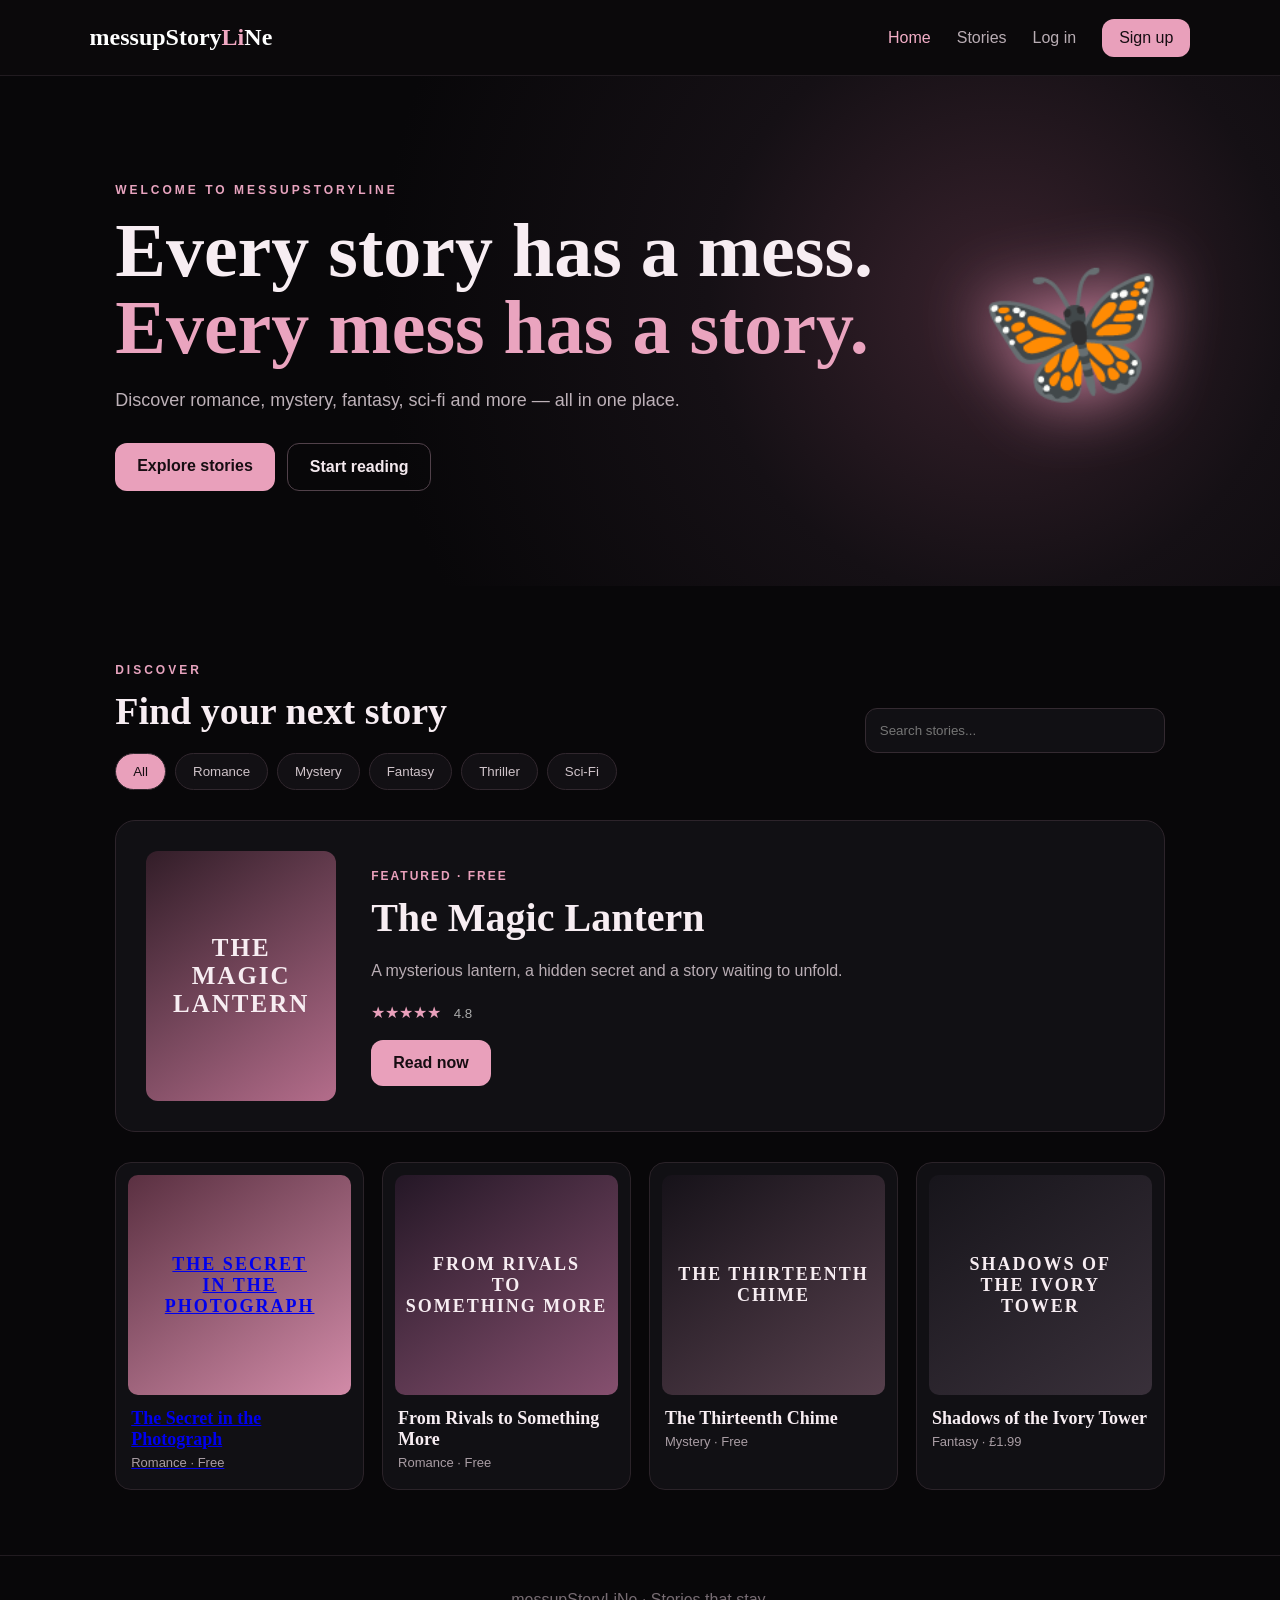
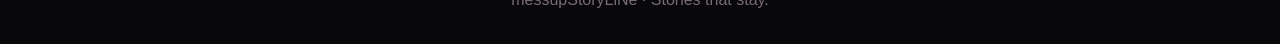
<file: index.html>
<!DOCTYPE html>
<html lang="en">
<head>
  <meta charset="UTF-8">
  <meta name="viewport" content="width=device-width, initial-scale=1.0">
  <title>messupStoryLiNe</title>
  <link rel="stylesheet" href="styles.css">
</head>
<body>
  <header class="nav">
    <a class="logo" href="#">messupStory<span>Li</span>Ne</a>
    <nav>
      <a class="active" href="#">Home</a>
      <a href="#stories">Stories</a>
      <a href="#login">Log in</a>
      <a class="signup" href="#signup">Sign up</a>
    </nav>
  </header>

  <main>
    <section class="hero">
      <div>
        <p class="eyebrow">WELCOME TO MESSUPSTORYLINE</p>
        <h1>Every story has a mess.<br><em>Every mess has a story.</em></h1>
        <p class="intro">Discover romance, mystery, fantasy, sci-fi and more — all in one place.</p>
        <div class="actions">
          <a class="button primary" href="#stories">Explore stories</a>
          <a class="button secondary" href="#stories">Start reading</a>
        </div>
      </div>
      <div class="butterfly">🦋</div>
    </section>

    <section class="discover" id="stories">
      <div class="section-title">
        <div>
          <p class="eyebrow">DISCOVER</p>
          <h2>Find your next story</h2>
        </div>
        <input id="search" type="search" placeholder="Search stories...">
      </div>

      <div class="chips">
        <button class="chip selected">All</button>
        <button class="chip">Romance</button>
        <button class="chip">Mystery</button>
        <button class="chip">Fantasy</button>
        <button class="chip">Thriller</button>
        <button class="chip">Sci-Fi</button>
      </div>

      <div class="featured">
        <div class="cover">THE<br>MAGIC<br>LANTERN</div>
        <div class="feature-copy">
          <span class="tag">FEATURED · FREE</span>
          <h2>The Magic Lantern</h2>
          <p>A mysterious lantern, a hidden secret and a story waiting to unfold.</p>
          <div class="rating">★★★★★ <small>4.8</small></div>
          <a class="button primary" href="#">Read now</a>
        </div>
      </div>

      <div class="cards">
        <a href="stories/the-secret-in-the-photograph.html" class="card">
  <div class="mini-cover rose">THE SECRET<br>IN THE<br>PHOTOGRAPH</div>
  <h3>The Secret in the Photograph</h3>
  <p>Romance · Free</p>
        </a>
        <article class="card"><div class="mini-cover plum">FROM RIVALS<br>TO<br>SOMETHING MORE</div><h3>From Rivals to Something More</h3><p>Romance · Free</p></article>
        <article class="card"><div class="mini-cover dark">THE THIRTEENTH<br>CHIME</div><h3>The Thirteenth Chime</h3><p>Mystery · Free</p></article>
        <article class="card"><div class="mini-cover ink">SHADOWS OF<br>THE IVORY<br>TOWER</div><h3>Shadows of the Ivory Tower</h3><p>Fantasy · £1.99</p></article>
      </div>
    </section>
  </main>

  <footer>messupStoryLiNe · Stories that stay.</footer>
  <script src="script.js"></script>
</body>
</html>
</file>
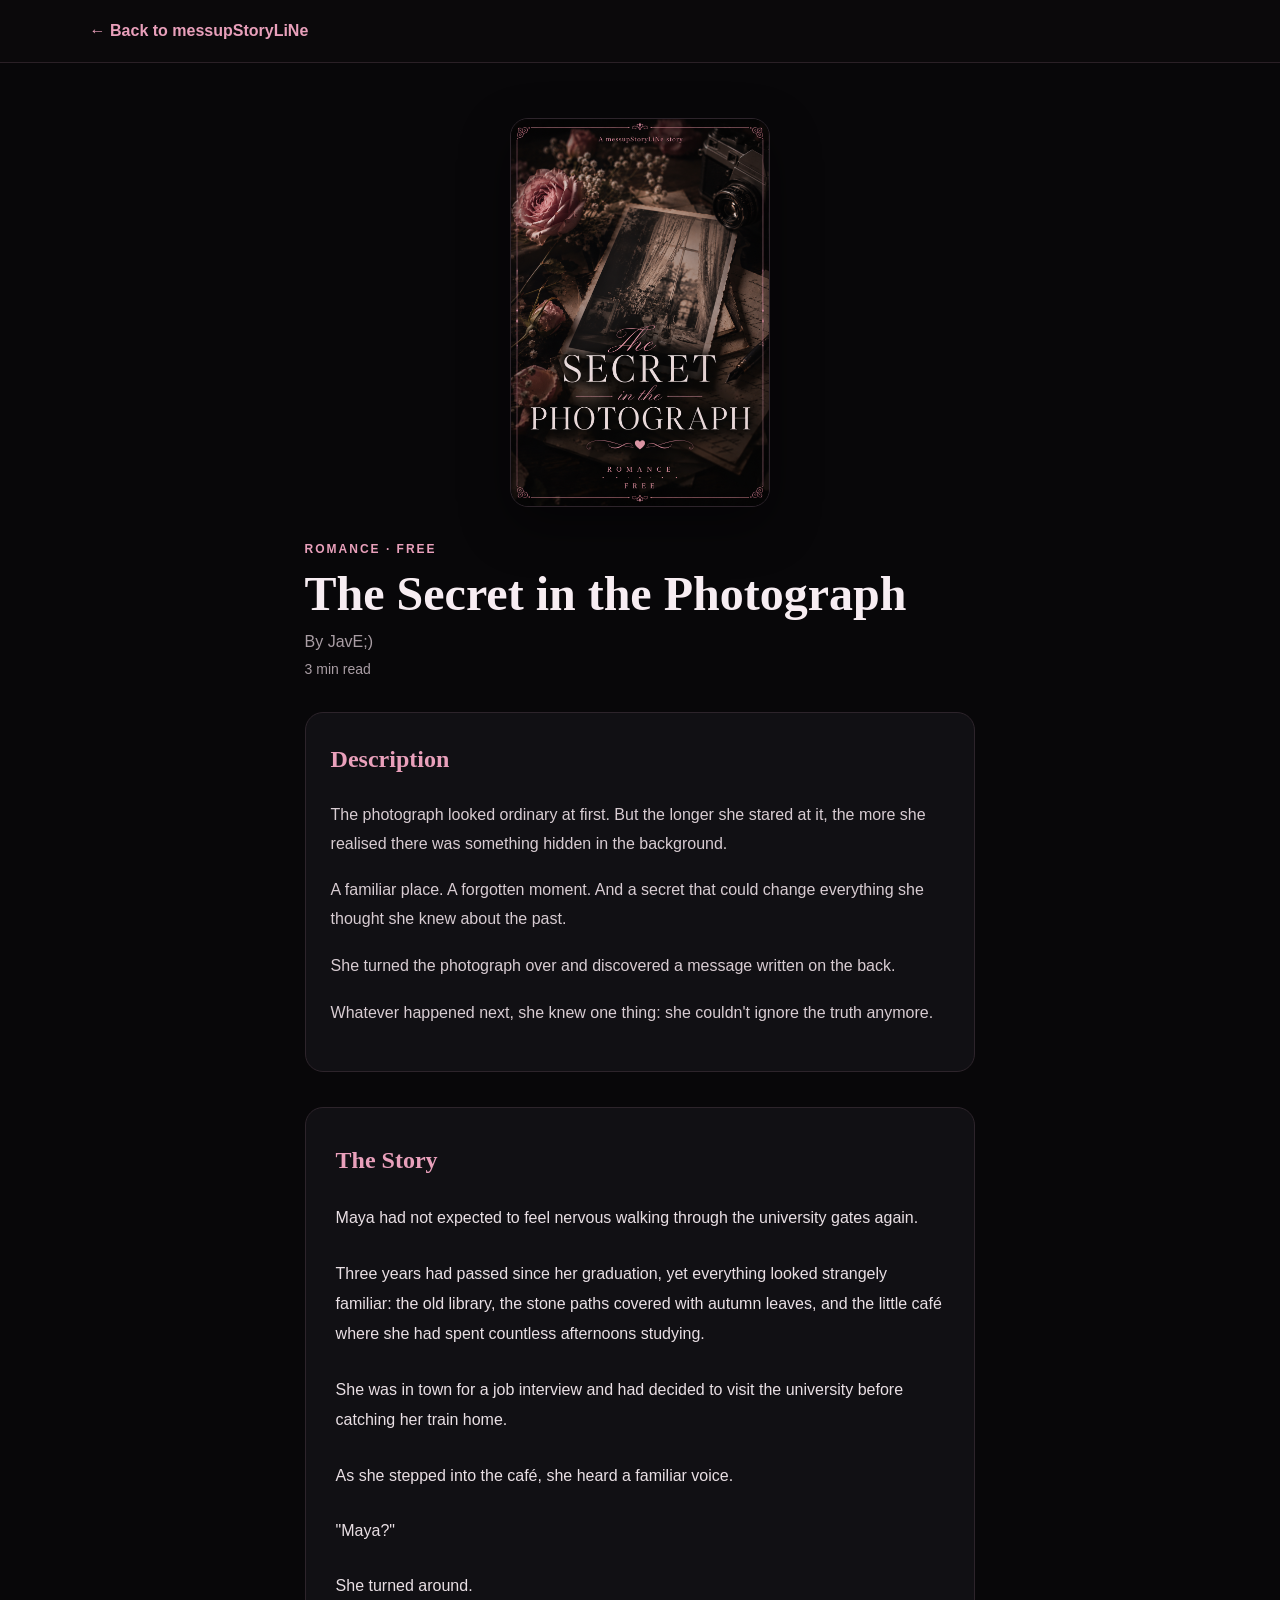
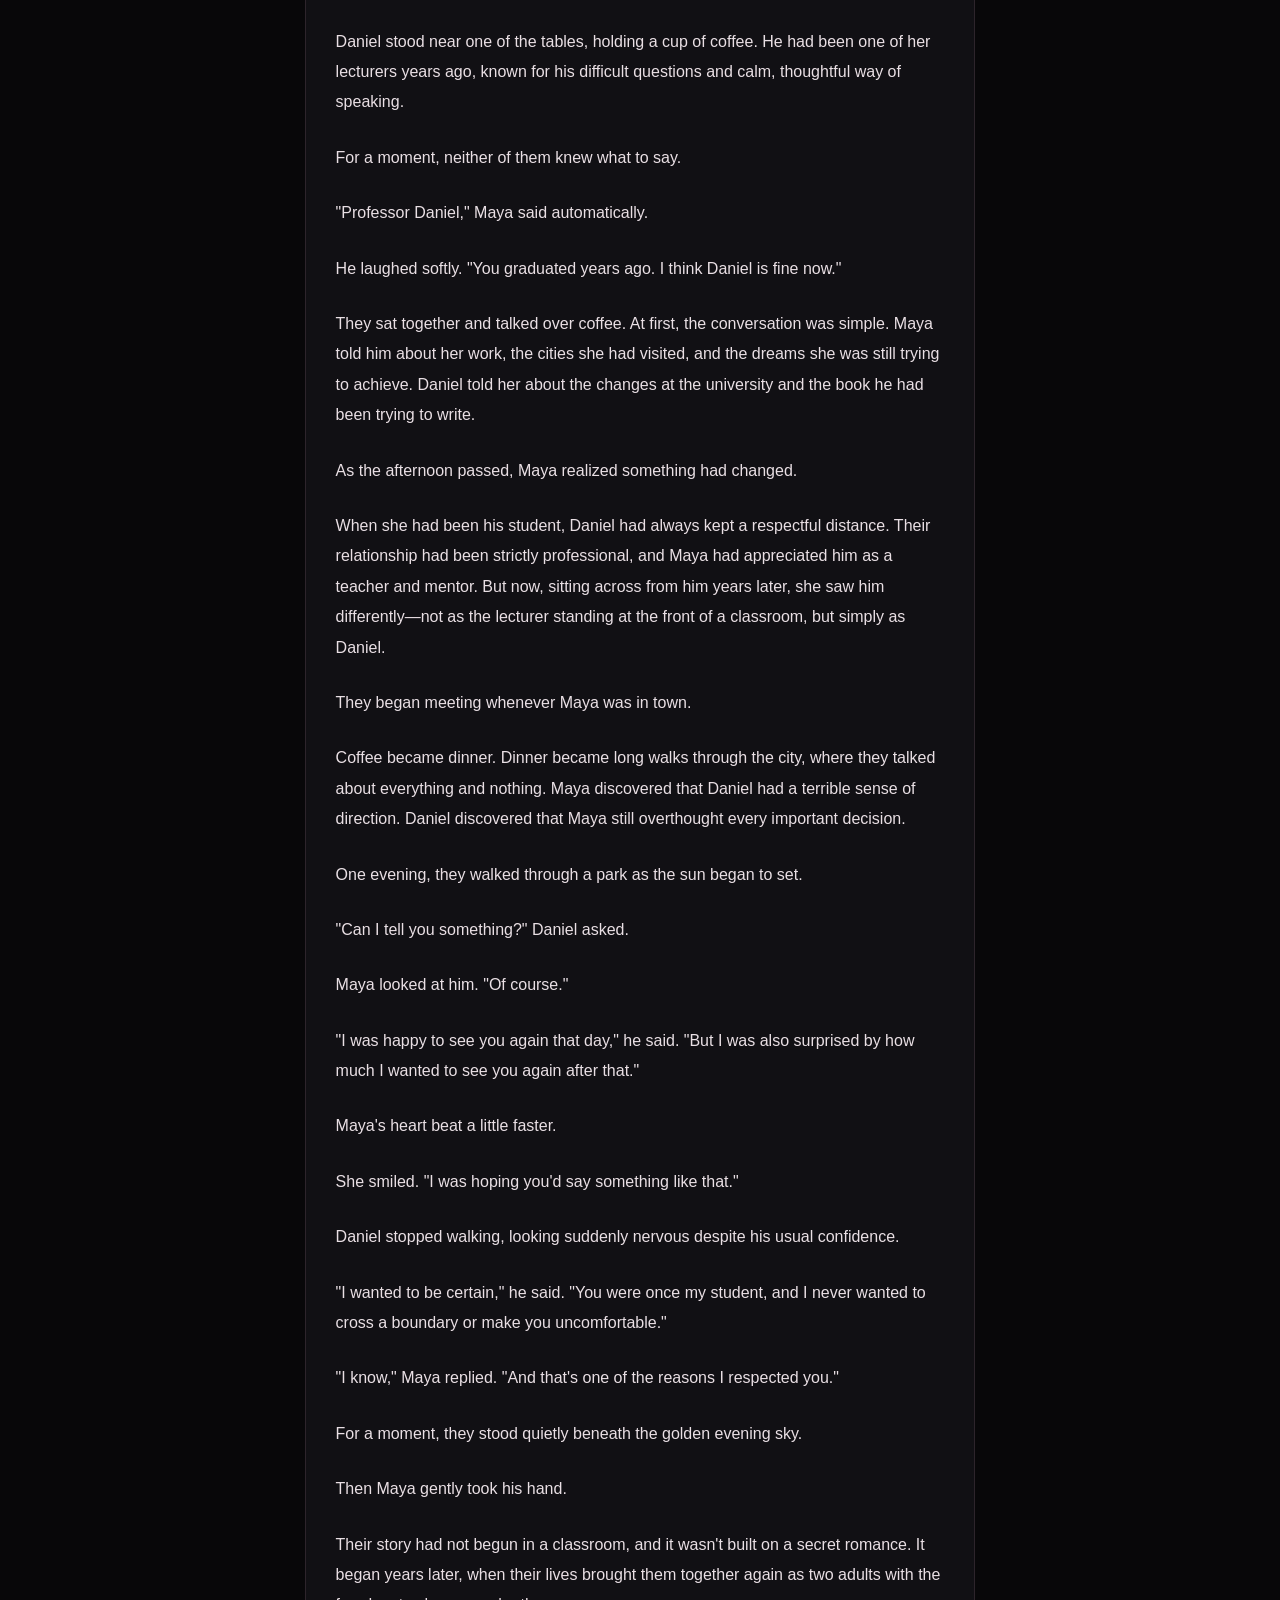
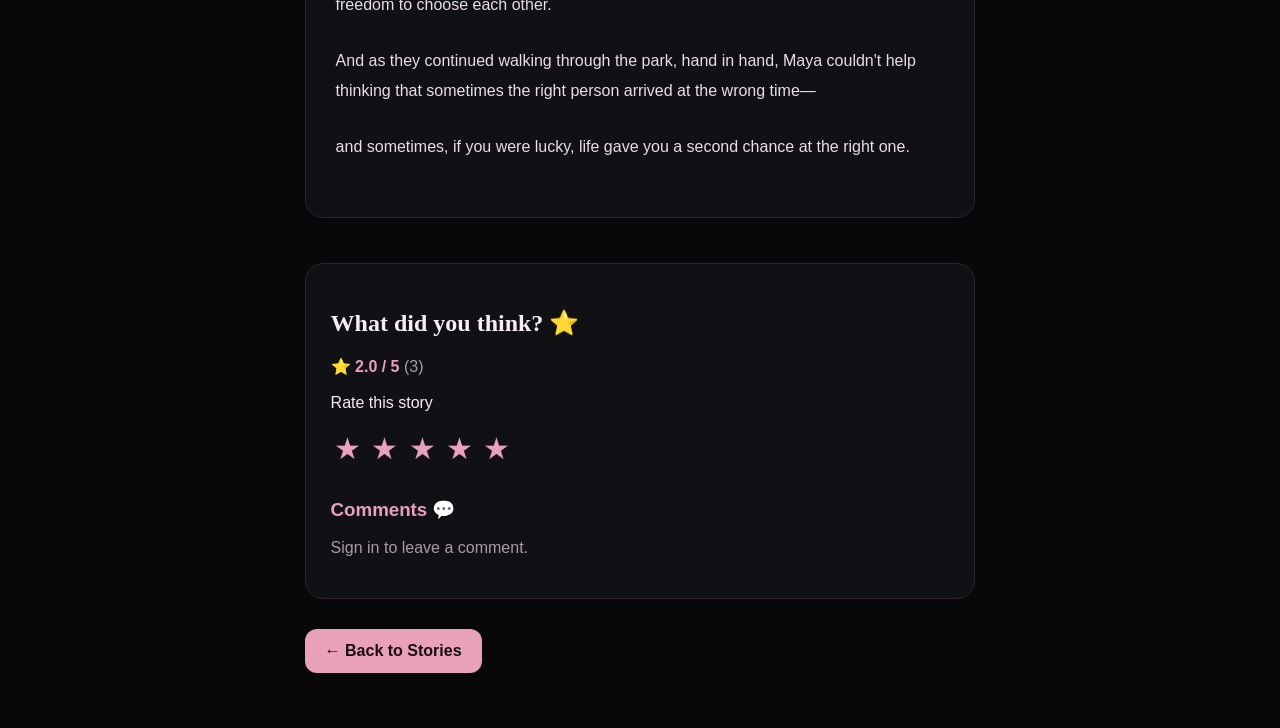
<file: stories/the-secret-in-the-photograph.html>
<!DOCTYPE html>
<html lang="en">
<head>
  <meta charset="UTF-8">
  <meta name="viewport" content="width=device-width, initial-scale=1.0">

  <title>The Secret in the Photograph | messupStoryLiNe</title>

  <style>
    * {
      box-sizing: border-box;
    }

    body {
      margin: 0;
      background: #080709;
      color: #f7edf2;
      font-family: Arial, sans-serif;
    }

    header {
      padding: 22px 7%;
      border-bottom: 1px solid #2a2026;
      background: #0b090b;
    }

    header a {
      color: #e9a0bb;
      text-decoration: none;
      font-weight: bold;
    }

    main {
      max-width: 850px;
      margin: auto;
      padding: 55px 7%;
    }

    .tag {
      color: #e9a0bb;
      letter-spacing: 2px;
      font-size: 12px;
      font-weight: bold;
      margin-bottom: 12px;
    }

    .story-cover {
      display: block;
      width: 260px;
      max-width: 100%;
      height: auto;
      margin: 0 auto 35px;
      border-radius: 18px;
      border: 1px solid #2d242b;
      box-shadow: 0 18px 50px rgba(0, 0, 0, 0.45);
    }

    h1 {
      font: 700 48px/1.1 Georgia, serif;
      margin: 12px 0;
    }

    .author {
      color: #a99da4;
      margin-bottom: 10px;
    }

    .meta {
      color: #a99da4;
      font-size: 14px;
      margin-bottom: 35px;
    }

    .description {
      background: #111014;
      border: 1px solid #2d242b;
      border-radius: 18px;
      padding: 25px;
      margin-bottom: 35px;
      color: #d8ccd2;
      line-height: 1.8;
    }

    .description h2,
    .story h2 {
      margin-top: 0;
      color: #e9a0bb;
      font-family: Georgia, serif;
    }

    .description p {
      margin-bottom: 18px;
    }

    .story {
      background: #111014;
      border: 1px solid #2d242b;
      border-radius: 18px;
      padding: 30px;
      line-height: 1.9;
      color: #e9dfe4;
    }

    .story p {
      margin-bottom: 25px;
    }

    .back {
      display: inline-block;
      margin-top: 30px;
      padding: 13px 20px;
      background: #e9a0bb;
      color: #170d12;
      border-radius: 12px;
      text-decoration: none;
      font-weight: bold;
    }

    .feedback {
      margin-top: 45px;
      padding: 25px;
      background: #111014;
      border: 1px solid #2d242b;
      border-radius: 18px;
    }

    .feedback h2 {
      color: #f7edf2;
      font-family: Georgia, serif;
    }

    .feedback h3 {
      margin-top: 30px;
      color: #e9a0bb;
    }

    .rating-summary {
      color: #e9a0bb;
      font-weight: bold;
      margin-bottom: 18px;
    }

    .rating-summary span {
      color: #a99da4;
      font-weight: normal;
    }

    .stars button {
      background: none;
      border: none;
      color: #e9a0bb;
      font-size: 30px;
      cursor: pointer;
      padding: 3px;
    }

    .login-note {
      color: #a99da4;
    }

    @media (max-width: 600px) {
      main {
        padding: 40px 6%;
      }

      h1 {
        font-size: 38px;
      }

      .story,
      .description {
        padding: 22px;
      }
    }
  </style>
</head>

<body>

  <header>
    <a href="../index.html">← Back to messupStoryLiNe</a>
  </header>

  <main>

    <!-- COVER -->
    <img
      src="file_00000000dfd081f4aa8c868692ef5aa9.png"
      alt="Cover of The Secret in the Photograph"
      class="story-cover"
    >

    <!-- TITLE -->
    <div class="tag">ROMANCE · FREE</div>

    <h1>The Secret in the Photograph</h1>

    <div class="author">
      By JavE;)
    </div>

    <div class="meta">
      3 min read
    </div>

    <!-- DESCRIPTION -->
    <section class="description">

      <h2>Description</h2>

      <p>
        The photograph looked ordinary at first.
        But the longer she stared at it, the more she realised
        there was something hidden in the background.
      </p>

      <p>
        A familiar place. A forgotten moment.
        And a secret that could change everything she thought
        she knew about the past.
      </p>

      <p>
        She turned the photograph over and discovered a message
        written on the back.
      </p>

      <p>
        Whatever happened next, she knew one thing:
        she couldn't ignore the truth anymore.
      </p>

    </section>

    <!-- ACTUAL STORY -->
    <article class="story">

      <h2>The Story</h2>

      <p>
        Maya had not expected to feel nervous walking through the university gates again.
      </p>

      <p>
        Three years had passed since her graduation, yet everything looked strangely familiar: the old library, the stone paths covered with autumn leaves, and the little café where she had spent countless afternoons studying.
      </p>

      <p>
        She was in town for a job interview and had decided to visit the university before catching her train home.
      </p>

      <p>
        As she stepped into the café, she heard a familiar voice.
      </p>

      <p>
        "Maya?"
      </p>

      <p>
        She turned around.
      </p>

      <p>
        Daniel stood near one of the tables, holding a cup of coffee. He had been one of her lecturers years ago, known for his difficult questions and calm, thoughtful way of speaking.
      </p>

      <p>
        For a moment, neither of them knew what to say.
      </p>

      <p>
        "Professor Daniel," Maya said automatically.
      </p>

      <p>
        He laughed softly. "You graduated years ago. I think Daniel is fine now."
      </p>

      <p>
        They sat together and talked over coffee. At first, the conversation was simple. Maya told him about her work, the cities she had visited, and the dreams she was still trying to achieve. Daniel told her about the changes at the university and the book he had been trying to write.
      </p>

      <p>
        As the afternoon passed, Maya realized something had changed.
      </p>

      <p>
        When she had been his student, Daniel had always kept a respectful distance. Their relationship had been strictly professional, and Maya had appreciated him as a teacher and mentor. But now, sitting across from him years later, she saw him differently—not as the lecturer standing at the front of a classroom, but simply as Daniel.
      </p>

      <p>
        They began meeting whenever Maya was in town.
      </p>

      <p>
        Coffee became dinner. Dinner became long walks through the city, where they talked about everything and nothing. Maya discovered that Daniel had a terrible sense of direction. Daniel discovered that Maya still overthought every important decision.
      </p>

      <p>
        One evening, they walked through a park as the sun began to set.
      </p>

      <p>
        "Can I tell you something?" Daniel asked.
      </p>

      <p>
        Maya looked at him. "Of course."
      </p>

      <p>
        "I was happy to see you again that day," he said. "But I was also surprised by how much I wanted to see you again after that."
      </p>

      <p>
        Maya's heart beat a little faster.
      </p>

      <p>
        She smiled. "I was hoping you'd say something like that."
      </p>

      <p>
        Daniel stopped walking, looking suddenly nervous despite his usual confidence.
      </p>

      <p>
        "I wanted to be certain," he said. "You were once my student, and I never wanted to cross a boundary or make you uncomfortable."
      </p>

      <p>
        "I know," Maya replied. "And that's one of the reasons I respected you."
      </p>

      <p>
        For a moment, they stood quietly beneath the golden evening sky.
      </p>

      <p>
        Then Maya gently took his hand.
      </p>

      <p>
        Their story had not begun in a classroom, and it wasn't built on a secret romance. It began years later, when their lives brought them together again as two adults with the freedom to choose each other.
      </p>

      <p>
        And as they continued walking through the park, hand in hand, Maya couldn't help thinking that sometimes the right person arrived at the wrong time—
      </p>

      <p>
        and sometimes, if you were lucky, life gave you a second chance at the right one.
      </p>

    </article>

    <!-- RATING & COMMENTS -->
    <section class="feedback">

      <h2>What did you think? ⭐</h2>

      <div class="rating-summary">
        ⭐ 2.0 / 5 <span>(3)</span>
      </div>

      <p>Rate this story</p>

      <div class="stars" aria-label="Story rating">
        <button type="button">★</button>
        <button type="button">★</button>
        <button type="button">★</button>
        <button type="button">★</button>
        <button type="button">★</button>
      </div>

      <h3>Comments 💬</h3>

      <p class="login-note">
        Sign in to leave a comment.
      </p>

    </section>

    <a class="back" href="../index.html">
      ← Back to Stories
    </a>

  </main>

</body>
</html>
</file>
<file: styles.css>
*{box-sizing:border-box}body{margin:0;background:#080709;color:#f7edf2;font-family:Arial,sans-serif}.nav{height:76px;padding:0 7%;display:flex;align-items:center;justify-content:space-between;border-bottom:1px solid #211b20;background:#0b090b}.logo{font-family:Georgia,serif;font-size:24px;font-weight:700;color:#fff;text-decoration:none}.logo span{color:#f0a7c1}.nav nav{display:flex;gap:26px;align-items:center}.nav nav a{color:#b9adb4;text-decoration:none}.nav nav .active{color:#f3aec7}.signup,.button{border-radius:12px;text-decoration:none}.signup{padding:10px 17px;background:#e9a0bb;color:#160d12!important}.hero{min-height:510px;padding:80px 9%;display:flex;align-items:center;justify-content:space-between;background:radial-gradient(circle at 78% 45%,#39222d 0,#151015 28%,#080709 60%)}.eyebrow{letter-spacing:3px;color:#e8a4bf;font-size:12px;font-weight:bold}.hero h1{font:700 clamp(42px,6vw,76px)/1.02 Georgia,serif;margin:15px 0}.hero h1 em{color:#eaa4bf;font-style:normal}.intro{max-width:570px;color:#bdb1b8;font-size:18px;line-height:1.7}.actions{display:flex;gap:12px;margin-top:28px}.button{display:inline-block;padding:14px 22px;font-weight:bold}.primary{background:#e9a0bb;color:#170d12}.secondary{border:1px solid #51414a;color:#f4e9ee}.butterfly{font-size:150px;filter:drop-shadow(0 0 35px #d88ba9)}section.discover{padding:65px 9%}.section-title{display:flex;justify-content:space-between;align-items:end;gap:20px}.section-title h2{font:700 38px Georgia,serif;margin:5px 0 20px}.section-title input{width:300px;background:#111014;border:1px solid #342a31;border-radius:12px;padding:14px;color:#fff}.chips{display:flex;gap:9px;flex-wrap:wrap;margin-bottom:30px}.chip{background:#121014;color:#cfc3c9;border:1px solid #31272e;border-radius:30px;padding:10px 17px}.chip.selected{background:#e9a0bb;color:#170d12}.featured{display:flex;gap:35px;align-items:center;padding:30px;background:#111014;border:1px solid #2d242b;border-radius:20px}.cover,.mini-cover{background:linear-gradient(145deg,#321d28,#b46d8b);display:flex;align-items:center;justify-content:center;text-align:center;font:700 25px Georgia,serif;letter-spacing:2px}.cover{width:190px;height:250px;border-radius:12px}.feature-copy{max-width:650px}.tag{color:#e9a0bb;font-size:12px;font-weight:bold;letter-spacing:2px}.feature-copy h2{font:700 40px Georgia,serif;margin:10px 0}.feature-copy p{color:#b9adb4;line-height:1.7}.rating{color:#e9a0bb;margin:18px 0}.rating small{color:#aaa;margin-left:8px}.cards{display:grid;grid-template-columns:repeat(4,1fr);gap:18px;margin-top:30px}.card{background:#111014;border:1px solid #2b2329;border-radius:16px;padding:12px}.mini-cover{height:220px;border-radius:10px;font-size:18px}.rose{background:linear-gradient(145deg,#5a3041,#d28ba8)}.plum{background:linear-gradient(145deg,#241726,#86506f)}.dark{background:linear-gradient(145deg,#161219,#57404d)}.ink{background:linear-gradient(145deg,#17151b,#39303a)}.card h3{font:700 18px Georgia,serif;margin:13px 3px 5px}.card p{margin:0 3px 7px;color:#a99da4;font-size:13px}footer{text-align:center;padding:35px;color:#776c73;border-top:1px solid #211b20}@media(max-width:800px){.nav{padding:0 5%;height:65px}.nav nav a:not(.signup){display:none}.hero{padding:55px 7%;min-height:560px}.butterfly{font-size:80px}.section-title{align-items:stretch;flex-direction:column}.section-title input{width:100%}.featured{flex-direction:column;align-items:flex-start}.cards{grid-template-columns:repeat(2,1fr)}.cover{width:150px;height:205px}}
</file>
